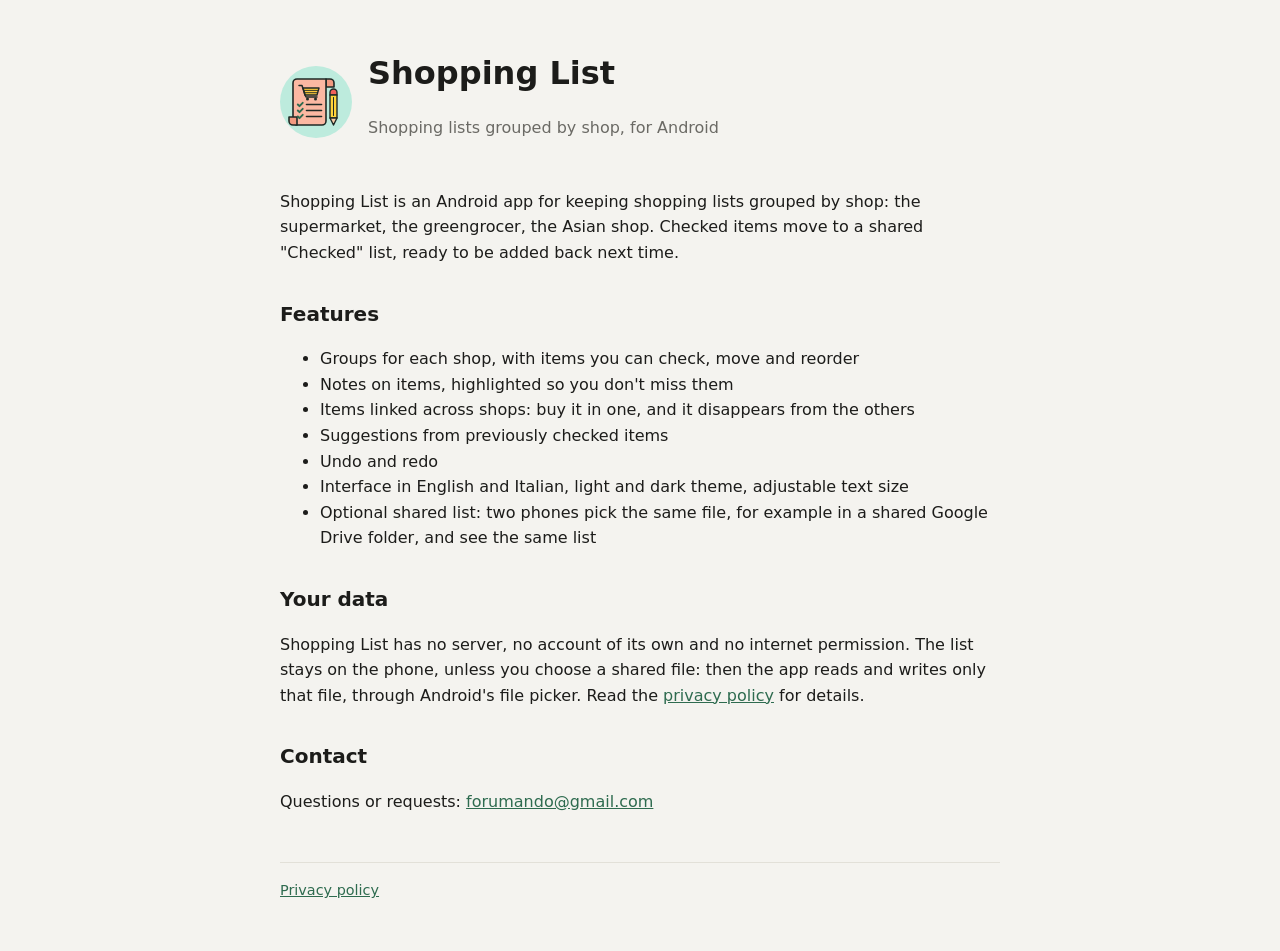
<file: index.html>
<!doctype html>
<html lang="en">
<head>
    <meta charset="utf-8">
    <meta name="viewport" content="width=device-width, initial-scale=1">
    <title>Shopping List</title>
    <meta name="description" content="Shopping List is a personal Android app for shopping lists grouped by shop.">
    <link rel="icon" href="icon.svg" type="image/svg+xml">
    <link rel="stylesheet" href="style.css">
</head>
<body>
<main>
    <header>
        <img src="icon.svg" alt="">
        <div>
            <h1>Shopping List</h1>
            <p class="subtitle">Shopping lists grouped by shop, for Android</p>
        </div>
    </header>

    <p>Shopping List is an Android app for keeping shopping lists grouped by shop: the supermarket, the greengrocer, the Asian shop. Checked items move to a shared "Checked" list, ready to be added back next time.</p>

    <h2>Features</h2>
    <ul>
        <li>Groups for each shop, with items you can check, move and reorder</li>
        <li>Notes on items, highlighted so you don't miss them</li>
        <li>Items linked across shops: buy it in one, and it disappears from the others</li>
        <li>Suggestions from previously checked items</li>
        <li>Undo and redo</li>
        <li>Interface in English and Italian, light and dark theme, adjustable text size</li>
        <li>Optional shared list: two phones pick the same file, for example in a shared Google Drive folder, and see the same list</li>
    </ul>

    <h2>Your data</h2>
    <p>Shopping List has no server, no account of its own and no internet permission. The list stays on the phone, unless you choose a shared file: then the app reads and writes only that file, through Android's file picker. Read the <a href="privacy.html">privacy policy</a> for details.</p>

    <h2>Contact</h2>
    <p>Questions or requests: <a href="mailto:forumando@gmail.com">forumando@gmail.com</a></p>

    <footer>
        <a href="privacy.html">Privacy policy</a>
    </footer>
</main>
</body>
</html>
</file>
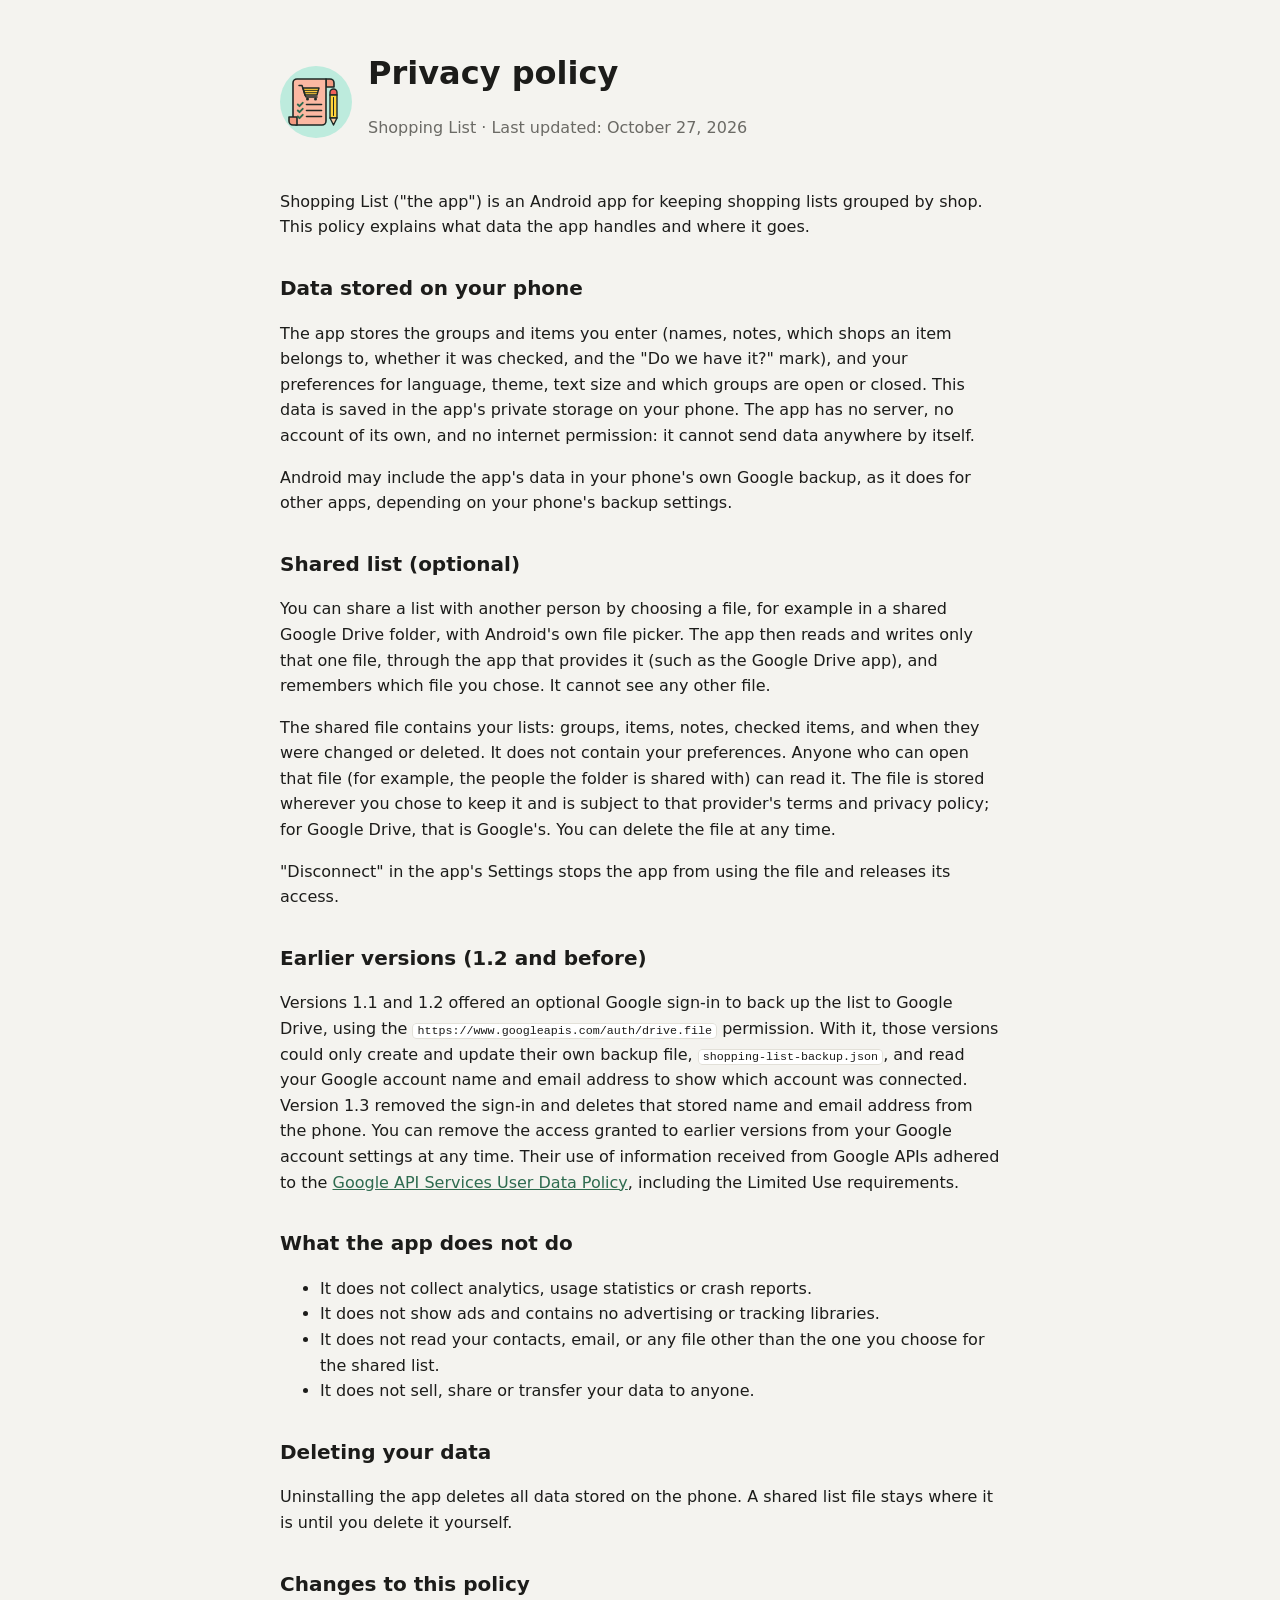
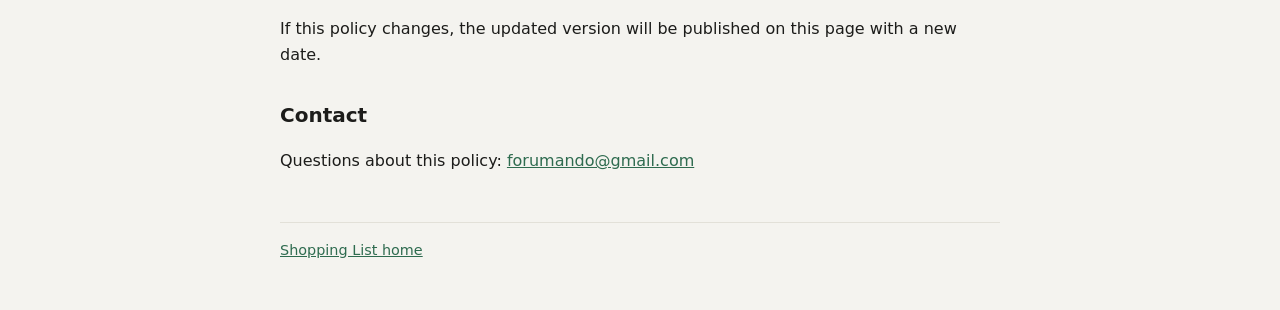
<file: privacy.html>
<!doctype html>
<html lang="en">
<head>
    <meta charset="utf-8">
    <meta name="viewport" content="width=device-width, initial-scale=1">
    <title>Shopping List privacy policy</title>
    <meta name="description" content="How the Shopping List Android app handles data.">
    <link rel="icon" href="icon.svg" type="image/svg+xml">
    <link rel="stylesheet" href="style.css">
</head>
<body>
<main>
    <header>
        <img src="icon.svg" alt="">
        <div>
            <h1>Privacy policy</h1>
            <p class="subtitle">Shopping List · Last updated: October 27, 2026</p>
        </div>
    </header>

    <p>Shopping List ("the app") is an Android app for keeping shopping lists grouped by shop. This policy explains what data the app handles and where it goes.</p>

    <h2>Data stored on your phone</h2>
    <p>The app stores the groups and items you enter (names, notes, which shops an item belongs to, whether it was checked, and the "Do we have it?" mark), and your preferences for language, theme, text size and which groups are open or closed. This data is saved in the app's private storage on your phone. The app has no server, no account of its own, and no internet permission: it cannot send data anywhere by itself.</p>
    <p>Android may include the app's data in your phone's own Google backup, as it does for other apps, depending on your phone's backup settings.</p>

    <h2>Shared list (optional)</h2>
    <p>You can share a list with another person by choosing a file, for example in a shared Google Drive folder, with Android's own file picker. The app then reads and writes only that one file, through the app that provides it (such as the Google Drive app), and remembers which file you chose. It cannot see any other file.</p>
    <p>The shared file contains your lists: groups, items, notes, checked items, and when they were changed or deleted. It does not contain your preferences. Anyone who can open that file (for example, the people the folder is shared with) can read it. The file is stored wherever you chose to keep it and is subject to that provider's terms and privacy policy; for Google Drive, that is Google's. You can delete the file at any time.</p>
    <p>"Disconnect" in the app's Settings stops the app from using the file and releases its access.</p>

    <h2>Earlier versions (1.2 and before)</h2>
    <p>Versions 1.1 and 1.2 offered an optional Google sign-in to back up the list to Google Drive, using the <code>https://www.googleapis.com/auth/drive.file</code> permission. With it, those versions could only create and update their own backup file, <code>shopping-list-backup.json</code>, and read your Google account name and email address to show which account was connected. Version 1.3 removed the sign-in and deletes that stored name and email address from the phone. You can remove the access granted to earlier versions from your Google account settings at any time. Their use of information received from Google APIs adhered to the <a href="https://developers.google.com/terms/api-services-user-data-policy">Google API Services User Data Policy</a>, including the Limited Use requirements.</p>

    <h2>What the app does not do</h2>
    <ul>
        <li>It does not collect analytics, usage statistics or crash reports.</li>
        <li>It does not show ads and contains no advertising or tracking libraries.</li>
        <li>It does not read your contacts, email, or any file other than the one you choose for the shared list.</li>
        <li>It does not sell, share or transfer your data to anyone.</li>
    </ul>

    <h2>Deleting your data</h2>
    <p>Uninstalling the app deletes all data stored on the phone. A shared list file stays where it is until you delete it yourself.</p>

    <h2>Changes to this policy</h2>
    <p>If this policy changes, the updated version will be published on this page with a new date.</p>

    <h2>Contact</h2>
    <p>Questions about this policy: <a href="mailto:forumando@gmail.com">forumando@gmail.com</a></p>

    <footer>
        <a href="index.html">Shopping List home</a>
    </footer>
</main>
</body>
</html>
</file>
<file: style.css>
:root {
    --background: #f4f3ef;
    --surface: #ffffff;
    --text: #1c1c1a;
    --muted: #6b6a65;
    --accent: #2e6b4f;
    --border: #e2e0d8;
}

@media (prefers-color-scheme: dark) {
    :root {
        --background: #141413;
        --surface: #222220;
        --text: #ecebe6;
        --muted: #a5a39c;
        --accent: #7fc8a2;
        --border: #3a3935;
    }
}

body {
    margin: 0;
    background: var(--background);
    color: var(--text);
    font-family: system-ui, -apple-system, "Segoe UI", Roboto, sans-serif;
    line-height: 1.6;
}

main {
    max-width: 720px;
    margin: 0 auto;
    padding: 48px 16px;
}

header {
    display: flex;
    align-items: center;
    gap: 16px;
    margin-bottom: 32px;
}

header img {
    width: 72px;
    height: 72px;
}

h1 {
    margin: 0;
    font-size: 2rem;
}

h2 {
    margin-top: 2rem;
    font-size: 1.25rem;
}

a {
    color: var(--accent);
}

code {
    background: var(--surface);
    border: 1px solid var(--border);
    border-radius: 4px;
    padding: 0 4px;
    font-size: 0.9em;
    overflow-wrap: anywhere;
}

.subtitle,
footer {
    color: var(--muted);
}

footer {
    margin-top: 48px;
    padding-top: 16px;
    border-top: 1px solid var(--border);
    font-size: 0.9rem;
}
</file>
